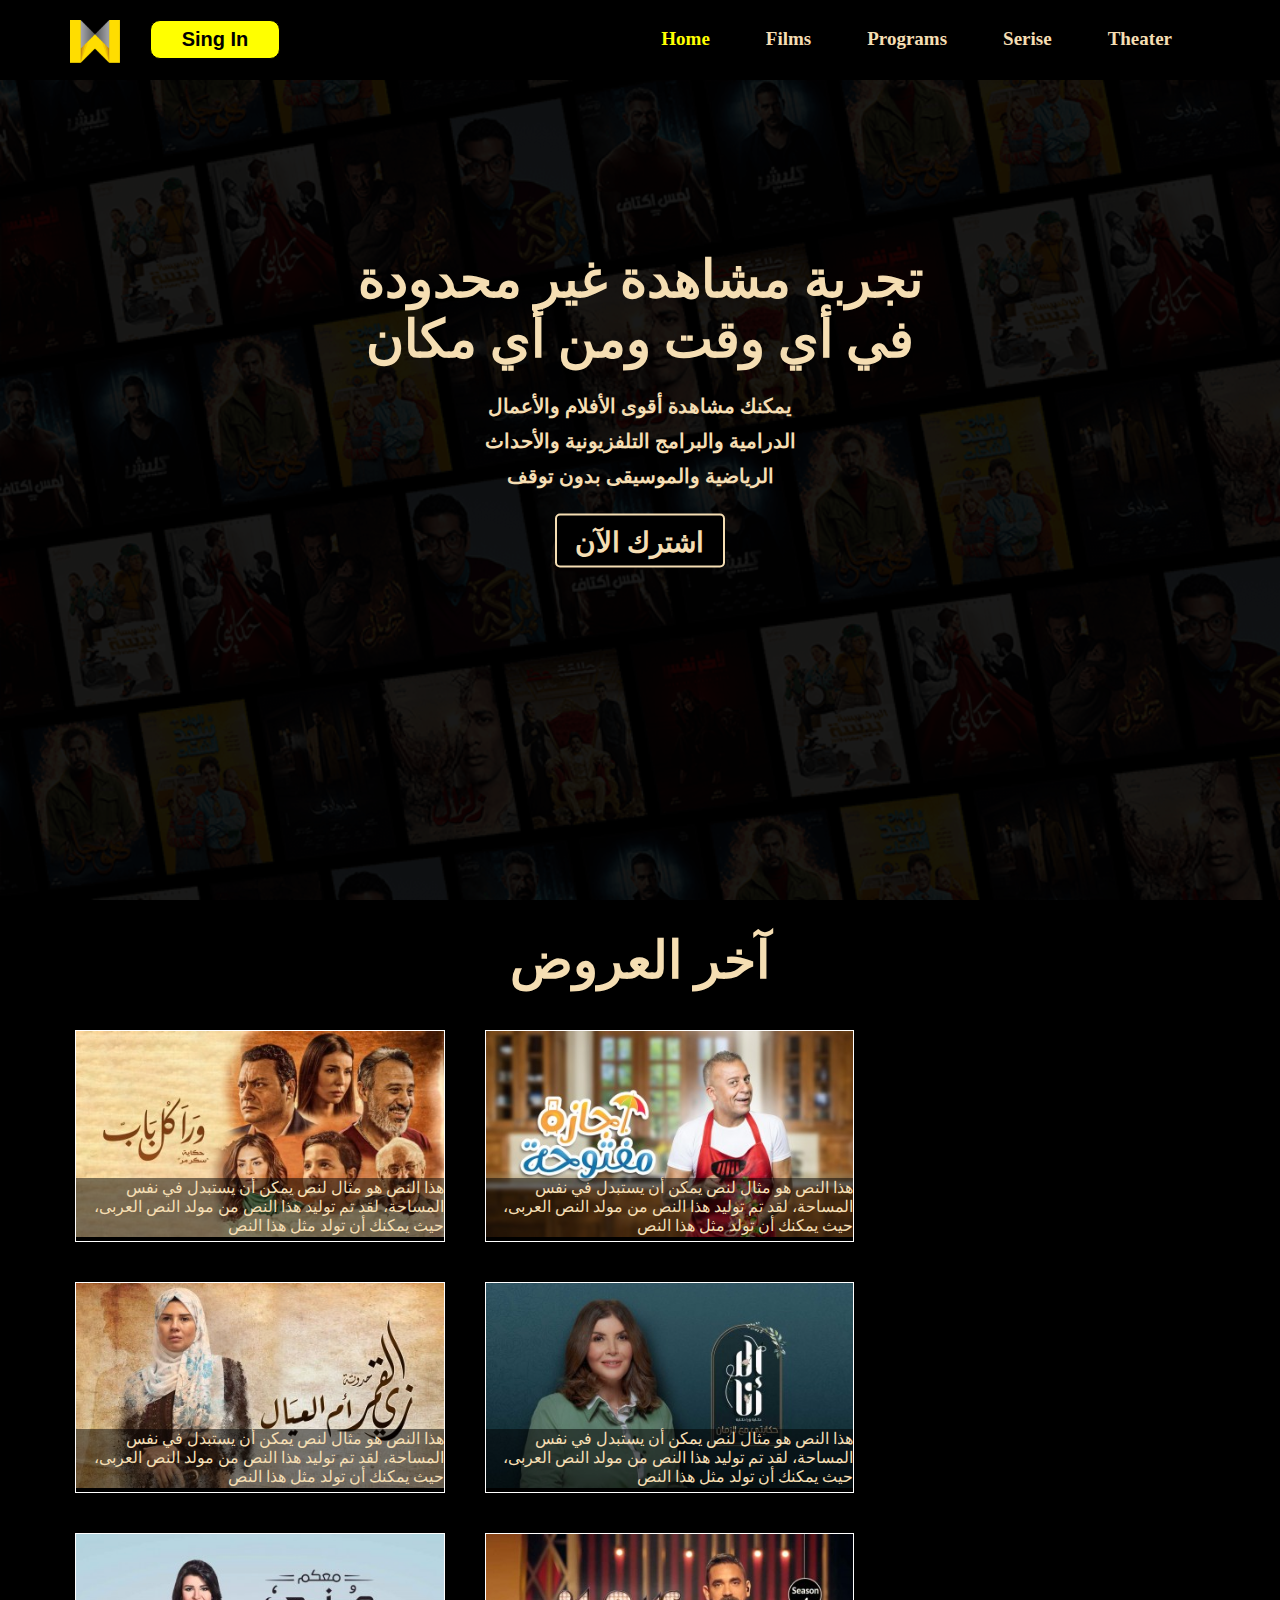
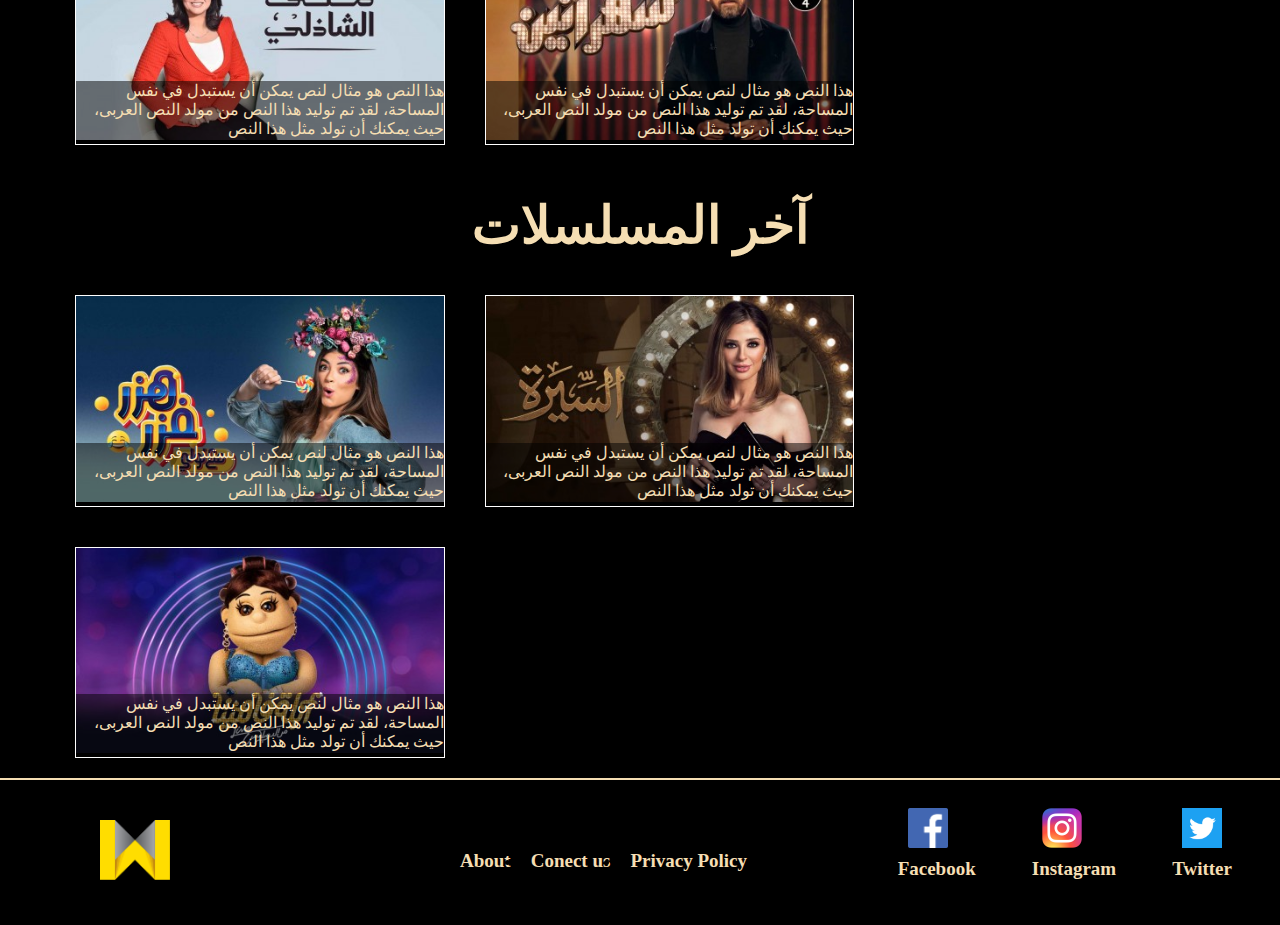
<file: index.html>
<!DOCTYPE html>
<html lang="en">

<head>
    <meta charset="UTF-8">
    <meta http-equiv="X-UA-Compatible" content="IE=edge">
    <meta name="viewport" content="width=device-width, initial-scale=1.0">
    <title>Witch it</title>
    <link rel="stylesheet" href="style/home.css">
</head>

<body>
    <!-- start navbar -->

    <nav class="navbar">
        <div class="logo">
            <a href="#"><img src="images/logo-icon.png" alt=""></a>
        </div>
        <div class="sing-in">
            <form action="Sing-up.html">
                <input type="submit" value="Sing In" class="input1" name="إنشاء حساب">
            </form>
        </div>
        <ul class="nav-links">
            <li><a href="#" class="l1">Home</a></li>
            <li><a href="#">Films</a></li>
            <li><a href="#">Programs</a></li>
            <li><a href="#">Serise</a></li>
            <li><a href="#">Theater</a></li>
        </ul>
        <div class="clear"></div>
    </nav>

    <!-- end navbar -->

    <!-- start home  -->

    <div class="home">
        <div class="home-content">
            <h1>تجربة مشاهدة غير محدودة في أي وقت ومن أي مكان </h1>
            <p class="p1">
                يمكنك مشاهدة أقوى الأفلام والأعمال
                <br>
                الدرامية والبرامج التلفزيونية والأحداث
                <br>
                الرياضية والموسيقى بدون توقف
            </p>
            <a href="#">اشترك الآن</a>
        </div>
    </div>

    <!-- end home  -->

    <!-- start content -->

    <div class="all">
        <h2 class="h1">آخر العروض</h2>
        <div class="container">
            <div class="card">
                <img src="images/films/1.jpg" alt="film1">
                <div class="over">هذا النص هو مثال لنص يمكن أن يستبدل في نفس المساحة، لقد تم توليد هذا النص من مولد النص
                    العربى، حيث يمكنك أن تولد مثل
                    هذا
                    النص</div>
            </div>
            <div class="card">
                <img src="images/films/2.jpg" alt="film1">
                <div class="over">هذا النص هو مثال لنص يمكن أن يستبدل في نفس المساحة،
                    لقد تم توليد هذا النص من مولد النص
                    العربى، حيث يمكنك أن تولد مثل هذا النص
                </div>
            </div>
            <div class="card">
                <img src="images/films/3.jpg" alt="film1">
                <div class="over">هذا النص هو مثال لنص يمكن أن يستبدل في نفس المساحة،
                    لقد تم توليد هذا النص من مولد النص
                    العربى، حيث يمكنك أن تولد مثل هذا النص
                </div>
            </div>
            <div class="card">
                <img src="images/films/4.jpg" alt="film1">
                <div class="over">هذا النص هو مثال لنص يمكن أن يستبدل في نفس المساحة،
                    لقد تم توليد هذا النص من مولد النص
                    العربى، حيث يمكنك أن تولد مثل هذا النص
                </div>
            </div>
            <div class="card">
                <img src="images/films/5.jpg" alt="film1">
                <div class="over">هذا النص هو مثال لنص يمكن أن يستبدل في نفس المساحة،
                    لقد تم توليد هذا النص من مولد النص
                    العربى، حيث يمكنك أن تولد مثل هذا النص
                </div>
            </div>
            <div class="card">
                <img src="images/films/6.jpg" alt="film1">
                <div class="over">هذا النص هو مثال لنص يمكن أن يستبدل في نفس المساحة،
                    لقد تم توليد هذا النص من مولد النص
                    العربى، حيث يمكنك أن تولد مثل هذا النص
                </div>
            </div>
            <div class="clear"></div>
        </div>
    </div>
    <div class="all">
        <h2 class="h1">آخر المسلسلات</h2>
        <div class="container">
            <div class="card">
                <img src="images/films/7.jpg" alt="film1">
                <div class="over">هذا النص هو مثال لنص يمكن أن يستبدل في نفس المساحة، لقد تم توليد هذا النص من مولد النص
                    العربى، حيث يمكنك أن تولد مثل
                    هذا
                    النص</div>
            </div>
            <div class="card">
                <img src="images/films/8.jpg" alt="film1">
                <div class="over">هذا النص هو مثال لنص يمكن أن يستبدل في نفس المساحة،
                    لقد تم توليد هذا النص من مولد النص
                    العربى، حيث يمكنك أن تولد مثل هذا النص
                </div>
            </div>
            <div class="card">
                <img src="images/films/9.jpg" alt="film1">
                <div class="over">هذا النص هو مثال لنص يمكن أن يستبدل في نفس المساحة،
                    لقد تم توليد هذا النص من مولد النص
                    العربى، حيث يمكنك أن تولد مثل هذا النص
                </div>
            </div>
            <div class="clear"></div>
        </div>
    </div>

    <!-- end content -->
    <!-- start footer -->
    <footer class="footer">
        <div class="footer-logo">
            <a href="#"><img src="images/logo-icon.png" alt=""></a>
        </div>
        <div class="footer-links">
            <ul class="footer-ul">
                <li><a href="#">About</a></li>
                <li><a href="#">Conect us</a></li>
                <li><a href="#">Privacy Policy</a></li>
            </ul>
        </div>
        <div class="footer-social">
            <ul class="footer-ul-social">
                <li><a href="#" ><img src="images/facebook.png" alt="">Facebook</a></li>
                <li><a href="#"><img src="images/Instagram.png" alt="">Instagram</a></li>
                <li><a href="#"><img src="images/twitter.png" alt="">Twitter</a></li>
            </ul>
        </div>
        <div class="clear"></div>
    </footer>
    <!-- end footer -->
</body>

</html>
</file>
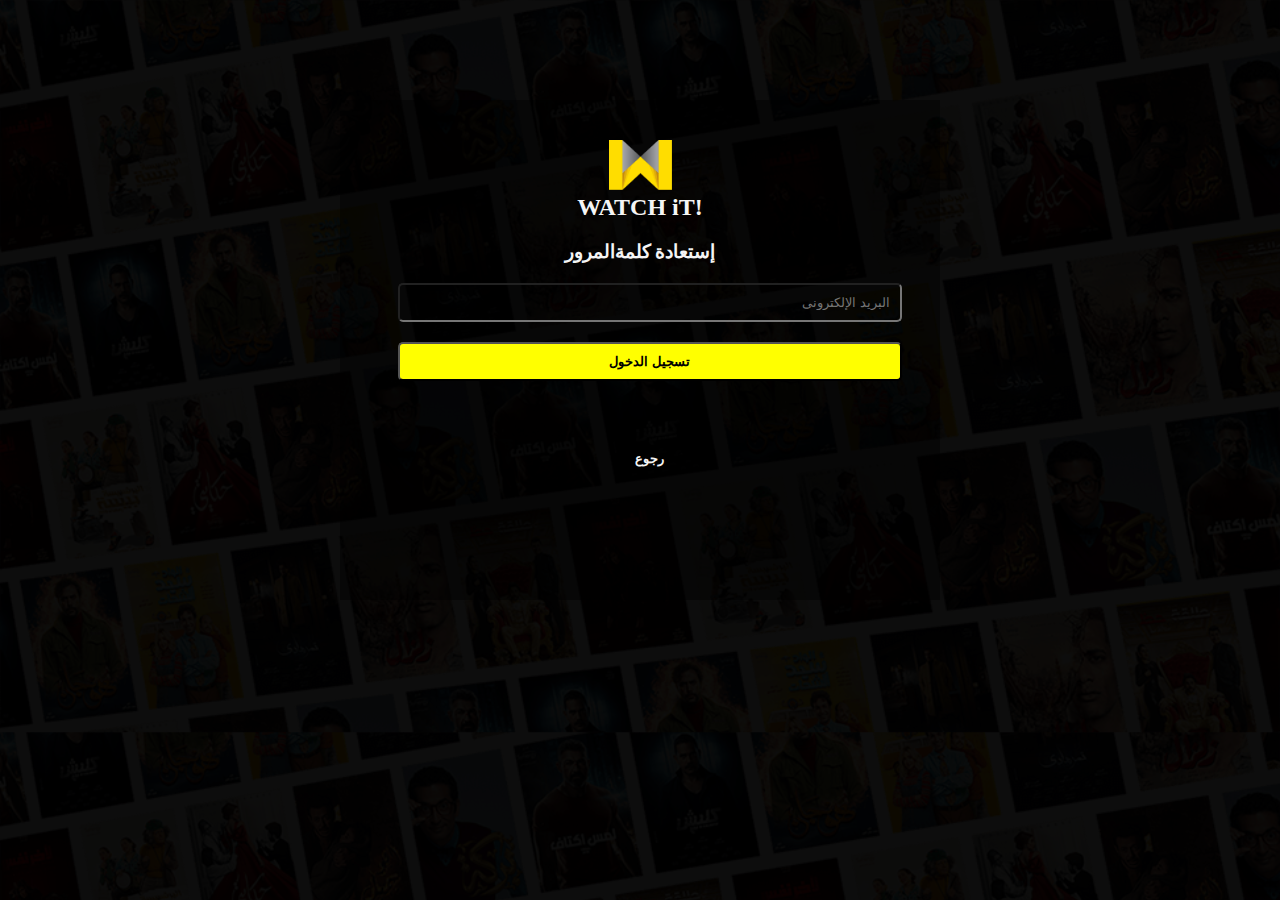
<file: forget-pass.html>
<!DOCTYPE html>
<html lang="en">

<head>
    <meta charset="UTF-8">
    <meta http-equiv="X-UA-Compatible" content="IE=edge">
    <meta name="viewport" content="width=device-width, initial-scale=1.0">
    <title>Sign In</title>
    <link rel="stylesheet" href="style/Sing-in.css">
</head>

<body >
    <div class="all" style="height: 500px; margin-top: 50px">
        <div class="logo">
            <img src="images/logo-icon.png" alt="">
            <h2>WATCH iT!</h2>
        </div>
        <h3>إستعادة كلمةالمرور</h3>
        <div class="form">
            <form action="">
                <input type="text" placeholder="البريد الإلكترونى" class="i1">
                <br>
                <input type="submit" value="تسجيل الدخول" class="i2">
                <input type="submit" value="رجوع" class="i3">
            </form>
        </div>
    </div>
</body>

</html>
</file>
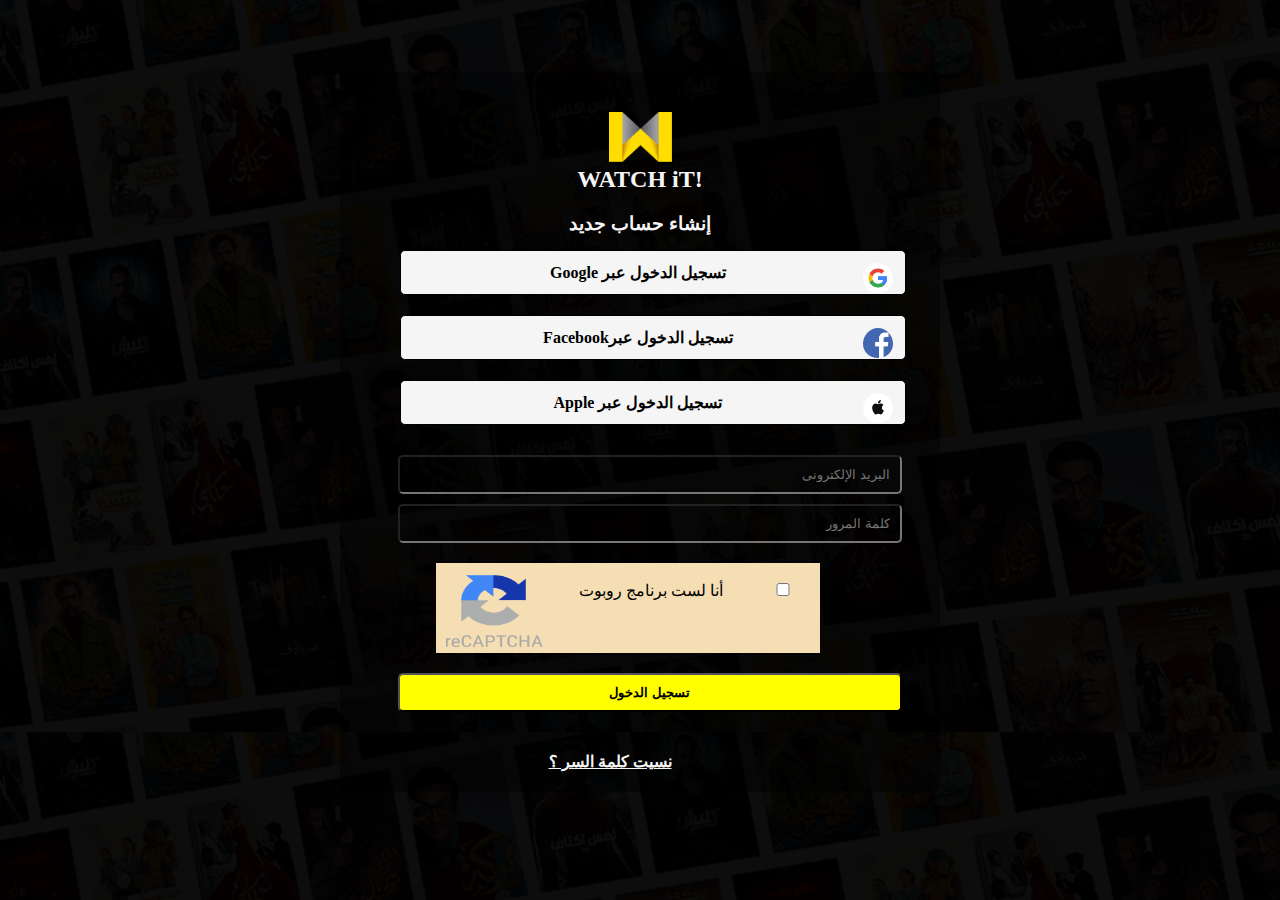
<file: Sin-in.html>
<!DOCTYPE html>
<html lang="en">

<head>
    <meta charset="UTF-8">
    <meta http-equiv="X-UA-Compatible" content="IE=edge">
    <meta name="viewport" content="width=device-width, initial-scale=1.0">
    <title>Sign In</title>
    <link rel="stylesheet" href="style/Sing-in.css">
</head>

<body>
    <div class="all" style="height: 720px;">
        <div class="logo">
            <img src="images/logo-icon.png" alt="">
            <h2>WATCH iT!</h2>
        </div>
        <h3>إنشاء حساب جديد</h3>
        <div class="other">
            <a href="#"> Google  تسجيل الدخول عبر <img src="images/google.png" alt=""></a>
            <a href="#"> Facebookتسجيل الدخول عبر <img src="images/facebook.png" alt=""></a>
            <a href="#">Apple تسجيل الدخول عبر <img src="images/apple.png" alt=""></a>
        </div>
        <div class="form">
            <form action="">
                <input type="text" placeholder="البريد الإلكترونى" required class="i1">
                <br>
                <input type="text" placeholder="كلمة المرور" required class="i1">
                <br>
                <div class="robot">
                    <img src="images/robot.png" alt="">
                    <label for="robot" class="rr">أنا لست برنامج روبوت</label>
                    <input type="checkbox" name="robot" value="r1" class="i3">
                </div>

                <br>
                <input type="submit" value="تسجيل الدخول" class="i2">
            </form>
            
            <p class="p1"> <a href="forget-pass.html">نسيت كلمة السر ؟</a></p>
        </div>
    </div>
</body>

</html>
</file>
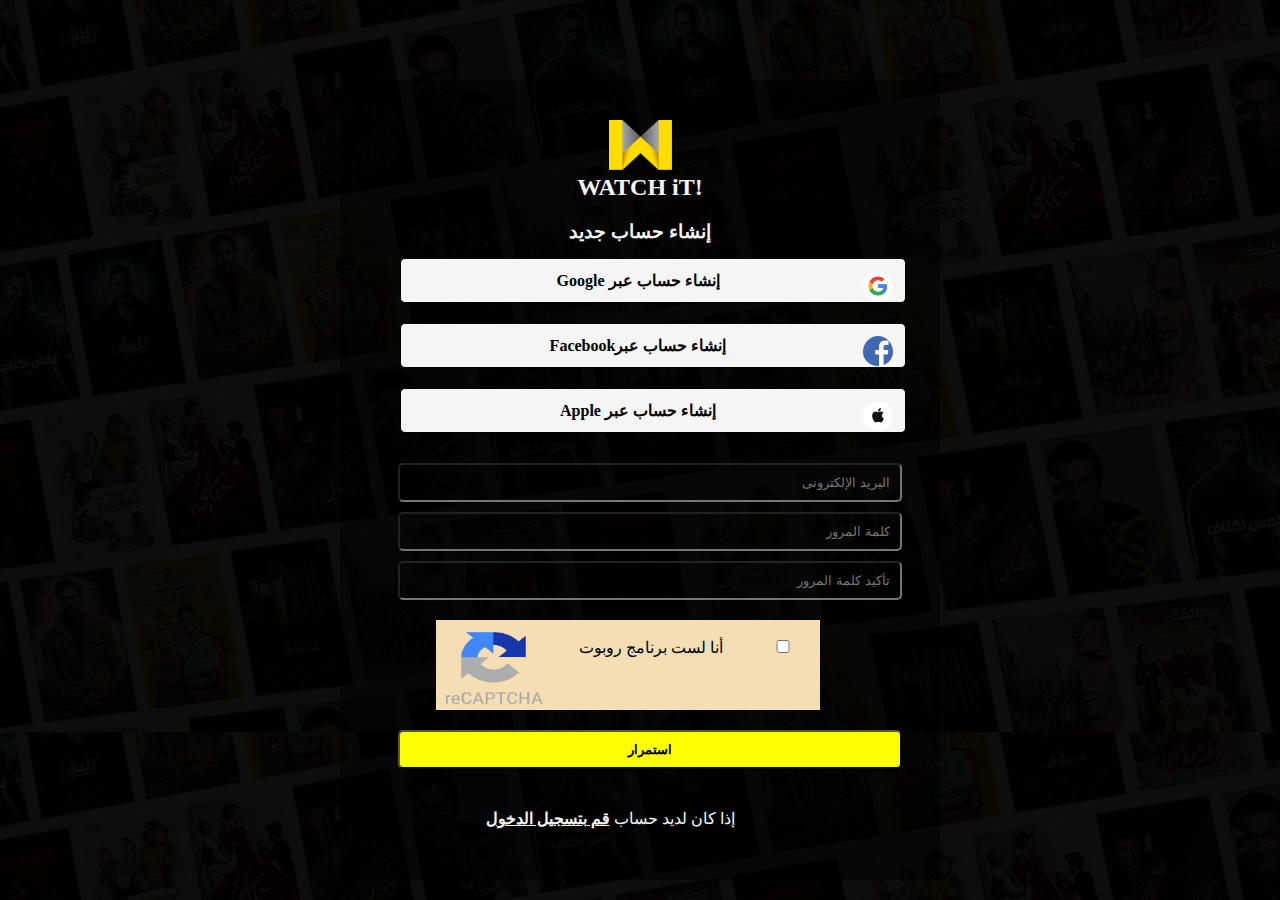
<file: Sing-up.html>
<!DOCTYPE html>
<html lang="en">
    <head>
        <meta charset="UTF-8">
        <meta http-equiv="X-UA-Compatible" content="IE=edge">
        <meta name="viewport" content="width=device-width, initial-scale=1.0">
        <title>Sign In</title>
        <link rel="stylesheet" href="style/Sing-in.css">
    </head>
    <body>
    <div class="all">
        <div class="logo">
            <img src="images/logo-icon.png" alt="">
            <h2>WATCH iT!</h2>
        </div>
        <h3>إنشاء حساب جديد</h3>
        <div class="other">
            <a href="#"> Google إنشاء حساب عبر <img src="images/google.png" alt=""></a>
            <a href="#">  Facebookإنشاء حساب عبر <img src="images/facebook.png" alt=""></a>
            <a href="#">Apple إنشاء حساب عبر <img src="images/apple.png" alt=""></a>
        </div>
        <div class="form">
            <form action="">
                <input type="text" placeholder="البريد الإلكترونى" required class="i1">
                <br>
                <input type="text"placeholder="كلمة المرور" required class="i1">
                <br>
                <input type="text" placeholder="تأكيد كلمة المرور" required class="i1">
                <br>
                <div class="robot">
                    <img src="images/robot.png" alt="">
                    <label for="robot" class="rr">أنا لست برنامج روبوت</label>
                    <input type="checkbox" name="robot" value="r1" class="i3">
                </div>
                
                <br>
                <input type="submit" value="استمرار" class="i2">
            </form>
            <p class="p1">إذا كان لديد حساب <a href="Sin-in.html">قم بتسجيل الدخول </a></p>
        </div>
    </div>
    </body>
</html>
</file>
<file: style/home.css>
*{
    margin: 0;
}
body{
    background-color: black;
    font-family: "HelveticaNeueLTArabic-Roman";
}
        /* <!-- start navbar --> */
.navbar{
    height: 80px;
    background-color: black;
    position: sticky;
    top: 0 ;
    z-index: 9;
    
}
.sing-in{
    float: left;
}
.input1{
    /* color: wheat; */
    width: 130px;
    margin: 20px 30px 30px;
    padding: 7px;
    background-color: yellow;
    font-size: 20px;
    font-weight: bold;
    border: 1px solid black;
    border-radius: 10px;
}
.input1:hover{
    background-color: yellowgreen;
}
.logo {
    margin-left: 70px;
    width: 50px;
    float: left;
}
.logo a img{
    margin-top: 20px;
    width: 100%;
}

.nav-links{
    list-style: none;
    float: right;
    margin-right: 80px;
}
li{
    float: left;
    padding: 28px;
}
.clear{
    clear: both;
}
a{
    text-decoration: none;
    color: wheat;
    font-size: 19px;
    font-weight: bold;
    transition: 0.7s;
}
a:hover{
color: yellow;
}
.l1{
    color: yellow;
}
        /* <!-- end navbar --> */
        /* <!-- start home  --> */
.home{
    background-image: url("../images/films/promo_web_posters_bg.png");
    background-size: cover;
    background-repeat: no-repeat;
    background-color: rgba(0, 0, 0,.9);
    background-blend-mode: overlay;
    height: calc(100vh - 80px);
    width: 100%;
    position: relative;
}
.home-content{
    text-align: center;
    color: wheat;
    position: absolute;
    top: 40%;
    left: 50%;
    transform: translate(-50% , -50%);
}
h1{
    color: wheat;
    font-size: 52px;
    padding-bottom: 20px;
    text-align: center;
}
.p1{
    font-size: 20px;
    line-height: 35px;
    font-weight: bold;
    padding-bottom: 20px;
}
.home-content a{
    padding-top: 10px;
    display: block;
    width: 26%;
    height: 40px;
    background-color: black;
    margin: auto;
    border: 2px solid wheat;
    border-radius: 5px;
    font-size: 28px;
}
        /* <!-- end home  --> */
        /* <!-- start content --> */
.h1{
    padding-top: 30px;
    color: wheat;
    font-size: 52px;
    padding-bottom: 20px;
    text-align: center;
}

/* .last{
} */
.container {
    margin-left: 55px;
} 
.all .over{
    color: wheat;
}
.card{
    width: 30%;
    margin :20px;
    float: left;
    position: relative;
    border: 1px solid white;
}
.card img{
    width: 100%;
    height: 100%;
    object-fit: cover;
}
.card .over{
    height: 30%;
    position: absolute;
    bottom: 0;
    text-align: right;
    background-color: rgba(0, 0, 0,.5);
    transition: .4s;
}
.card:hover .over{
    height: 100%;
}
        /* <!-- end content --> */
        /* <!-- start footer --> */

.footer{
    width: 100%;
    height: 140px;
    border-top: 2px solid wheat;
}
.footer-logo{
    width: 70px;
    margin: 40px;
    margin-left: 100px;
    float: left;
}
.footer-logo img{
    width: 100%;
}

.footer-links{
    float: left;
    margin:auto ;
    margin-left: 200px;
}

.footer-ul li{
    /* float: none; */
    margin-top: 60px;
    padding: 10px;
}

.footer .footer-links{
    align-items: center;
}
.footer-social{
    float: right;
    margin-right: 20px;
}
.footer-social img{
    width: 40px;
}
.footer-social a img{
    display: block;
    margin-left: 10px;
    padding-bottom: 10px;
}

        /* <!-- end footer --> */
</file>
<file: style/Sing-in.css>
*{
    margin: 0;
}
body{
    position: relative;
    background-image: url("../images/films/promo_web_posters_bg.png");
    background-size: cover;
    background-color: rgba(0, 0, 0,0.95);
    background-blend-mode: overlay;
    position: sticky;
}
.all{
    position: relative;
    text-align: center;
    position: absolute;
    left: 50%;
    transform: translate(-50%,10%);
    width: 600px;
    background-color: rgba(0, 0, 0, .4);
    height: 800px;
}
.all .logo{
    padding-top: 40px;
    padding-bottom: 20px;
    width: 35%;
    margin: auto;
    color: whitesmoke;
}
.logo img{
    width: 30%;
    height: 50px;
    /* padding: 10px; */
}
a{
    text-decoration: none;
    display: block;
    color: black;
}
.other img{
    width: 30px;
    padding-bottom: 2px;
    border-radius: 50%;
}
h3{
    padding-bottom: 10px;
    color: whitesmoke;
    font-weight: bold;
}
.other {
    width: 80%;
    margin: auto;
}
.other a{
    width: 100%;
    margin-top: 5px;
    margin-bottom: 20px;
    background-color: whitesmoke;
    padding: 12px;
    border: 1px solid black;
    border-radius: 5px;
    font-weight: bold;
}
.other a img{
    float: right;
    height: 70%;
}

.form{
    width: 80%;
    position: absolute;
}
.form .i1{
    width: 100%;
    margin-left: 12%;
    padding: 10px;
    text-align: right;
    margin-top: 10px;
    background: none;
    color: whitesmoke;
    border-radius: 5px;
}
.form .i2,.i3{
    width: 105%;
    margin-left: 12%;
    padding: 10px;
    text-align: right;
    margin-top: 20px;
    background: yellow;
    text-align: center;
    border-radius: 5px;
    font-weight: bold;
    margin-bottom: 40px;
}

.robot{
    margin-top: 20px;
    width: 80%;
    float: right;
    background-color: wheat;
}
.robot img{
width: 30%;
height: 90px;
float: left;
}
.robot .i3{
    margin-top: 20px;
    width: 20px;
}

.p1{
    width: 100%;
    position: absolute;
    color: whitesmoke;
    margin: auto;
}

.p1 a{
    display: inline;
    color: whitesmoke;
    text-decoration: underline;
    text-decoration-color:whitesmoke ;
    font-weight: bold;
    padding-left: 60px;
}
.p1 a:hover{
    color: yellow;
}
.i3{
    background: none;
    color: whitesmoke;
    border: none;
}
</file>
